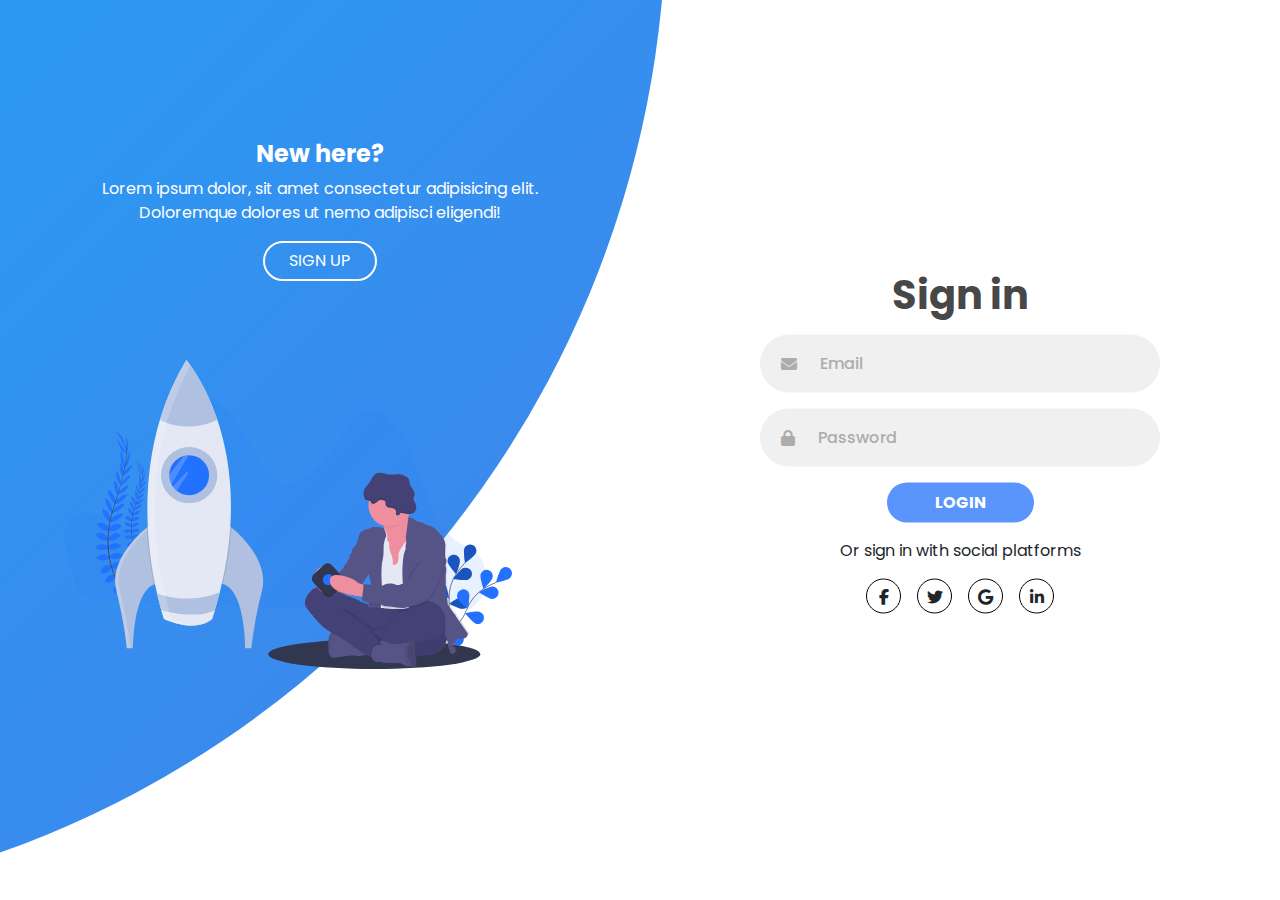
<file: index.html>
<!DOCTYPE html>
<html lang="en">
<head>
    <meta charset="UTF-8">
    <meta name="viewport" content="width=device-width, initial-scale=1.0">
    
    <link rel="preconnect" href="https://fonts.googleapis.com">
    <link rel="preconnect" href="https://fonts.gstatic.com" crossorigin>
    <link href="https://fonts.googleapis.com/css2?family=Poppins:ital,wght@0,100;0,200;0,300;0,400;0,500;0,600;0,700;0,800;0,900;1,100;1,200;1,300;1,400;1,500;1,600;1,700;1,800;1,900&display=swap" rel="stylesheet">
    
    <link rel="stylesheet" href="css/all.min.css">
    <link rel="stylesheet" href="css/bootstrap.min.css">
    <link rel="stylesheet" href="css/style.css">
    <link rel="stylesheet" href="css/media.css">
    <title>sign in</title>
</head>
<body class="overflow-hidden sign-in-mode vw-100 vh-100">
    <div class="position-absolute vw-100 vh-100 overflow-hidden">
        <img src="images/log.svg" class="sign-in-img position-absolute">
        <img src="images/register.svg" class="sign-up-img position-absolute">
        <div class="circle position-absolute"></div>
    </div>

    <section class="position-relative vh-100 vw-100 overflow-hidden">
        <div class="sign-up-caption text-center text-white position-absolute">
            <h2 class="fw-bold fs-4">One of us?</h2>
            <p class="mx-auto">Lorem ipsum dolor, sit amet consectetur adipisicing elit. Doloremque dolores ut nemo adipisci eligendi!</p>
            <button class="btn btn-outline-primary rounded-pill text-white border-white border-2 px-4 text-uppercase toggle-btn fw-semibold"> Sign in</button>
        </div>
        <div class="sign-in-caption text-center text-white position-absolute">
            <h2 class="fw-bold fs-4">New here?</h2>
            <p class="mx-auto">Lorem ipsum dolor, sit amet consectetur adipisicing elit. Doloremque dolores ut nemo adipisci eligendi!</p>
            <button class="btn btn-outline-primary rounded-pill text-white border-white border-2 px-4 text-uppercase toggle-btn"> Sign up</button>
            
        </div>
        
        <div class="overflow-hidden forms position-absolute">
            <div>
                <form class="sign-in z-3 text-center">
                    <h2 class="fw-bolder mb-3">Sign in</h2>
                    <div class="inputs">
                        <div class="input-group mb-3 rounded-pill">
                            <span class="input-group-text ms-3 ms-md-1 border-0 bg-transparent" id="inputGroup-sizing-default"><i class="fa-solid fa-envelope" style="color: #acacac;"></i></span>
                            <input type="email" id="email" name="email" placeholder="Email" class="form-control border-0 bg-transparent" aria-label="Sizing example input" aria-describedby="inputGroup-sizing-default">
                        </div>
                        <div class="input-group mb-3 rounded-pill">
                            <span class="input-group-text ms-3 ms-md-1 border-0 bg-transparent" id="inputGroup-sizing-default"><i class="fa-solid fa-lock" style="color: #acacac;"></i></span>
                            <input type="password" id="password" name="password" placeholder="Password" class="form-control border-0 bg-transparent" aria-label="Sizing example input" aria-describedby="inputGroup-sizing-default">
                        </div>
                        <div class="sign-in-alert d-none alert mb-3 p-2 alert-danger d-flex justify-content-start align-items-center" role="alert">
                            <p class="m-0">wrong email or password!</p>
                        </div>
                    </div>  
                    <button class="btn btn-primary rounded-pill px-5 py-2 fw-bold" id="login-btn">LOGIN</button>
                    <span class="d-block my-3">Or sign in with social platforms</span>
                    <ul class="social-media-icons list-unstyled d-flex align-items-center justify-content-center column-gap-3">
                        <li><i class="fa-brands fa-facebook-f"></i></li>
                        <li><i class="fa-brands fa-twitter"></i></li>
                        <li><i class="fa-brands fa-google"></i></li>
                        <li><i class="fa-brands fa-linkedin-in"></i></li>
                    </ul>
                </form>
                <form class="sign-up text-center">
                    <h2 class="fw-bolder mb-3">Sign up</h2>
                    <div class="input-group mb-3 rounded-pill">
                        <span class="input-group-text ms-3 ms-md-1 border-0 bg-transparent" id="inputGroup-sizing-default"><i class="fa-solid fa-user" style="color: #acacac;"></i></span>
                        <input type="text" id="sign-up-name" name="sign-up-name" placeholder="Username" class="form-control border-0 bg-transparent" aria-label="Sizing example input" aria-describedby="inputGroup-sizing-default">
                    </div>
                    <div class="name-alert d-none alert mb-3 p-2 alert-danger d-flex justify-content-start align-items-center" role="alert">
                        <p class="m-0">Username required!</p>
                    </div>
                    <div class="input-group mb-3 rounded-pill">
                        <span class="input-group-text ms-3 ms-md-1 border-0 bg-transparent" id="inputGroup-sizing-default"><i class="fa-solid fa-envelope" style="color: #acacac;"></i></span>
                        <input type="email" id="sign-up-email" name="sign-up-email" placeholder="Email" class="form-control border-0 bg-transparent" aria-label="Sizing example input" aria-describedby="inputGroup-sizing-default">
                    </div>
                    <div class="email-alert d-none alert mb-3 p-2 alert-danger d-flex justify-content-start align-items-center" role="alert">
                        <p class="m-0"></p>
                    </div>
                    <div class="input-group mb-3 rounded-pill">
                        <span class="input-group-text ms-3 ms-md-1 border-0 bg-transparent" id="inputGroup-sizing-default"><i class="fa-solid fa-lock" style="color: #acacac;"></i></span>
                        <input type="password" id="sign-up-password" name="sign-up-password" placeholder="Password" class="form-control border-0 bg-transparent" aria-label="Sizing example input" aria-describedby="inputGroup-sizing-default">
                    </div>
                    <div class="password-alert d-none alert mb-3 p-2 alert-danger d-flex justify-content-start align-items-center" role="alert">
                        <p class="m-0"></p>
                    </div>
                    <button class="btn btn-primary rounded-pill px-5 py-2 fw-bold" id="sign-up-btn">SIGN UP</button>
                    <span class="d-block my-3">Or sign in with social platforms</span>
                    <ul class="social-media-icons list-unstyled d-flex align-items-center justify-content-center column-gap-3">
                        <li><i class="fa-brands fa-facebook-f"></i></li>
                        <li><i class="fa-brands fa-twitter"></i></li>
                        <li><i class="fa-brands fa-google"></i></li>
                        <li><i class="fa-brands fa-linkedin-in"></i></li>
                    </ul>
                </form>
            </div>
        </div>
    </section>
    
    <script src="js/bootstrap.bundle.min.js"></script>
    <script src="js/main.js"></script>
</body>
</html>
</file>
<file: css/style.css>
:root{
    --main-color: #5995fd;
    font-size: 12px;
}

body{
    font-family: "Poppins", sans-serif;
}

.sign-up-mode{
    --circle-top: 100%;
    --circle-right: 50%;
    --circle-translate-x: 50%;
    --circle-translate-y: -12%;
    --form-left: 50%;
    --form-top: 50%;
    --sign-in-top : -200%;
    --sign-up-top : 50%;
    --sign-up-caption-left: 50%;
    --sign-in-caption-left: 50%;
    --sign-up-caption-top: 70%;
    --sign-up-caption-bottom: unset;
    --sign-in-caption-top: -30vh;
    --sign-in-img-left: 5%;
    --sign-up-img-left: 58%;
    --sign-in-img-top: -50%;
    --sign-up-img-top: 70%;
    --forms-left: 0px;
    --captions-left: 0px;
    --forms-top: 0px;
}

.sign-in-mode{
    --circle-top: 0%;
    --circle-right: 50%;
    --circle-translate-x: 50%;
    --circle-translate-y: -88%;
    --form-left: 50%;
    --form-top: 30%;
    --sign-up-top : -200%;
    --sign-in-top : 25vh;
    --sign-up-caption-left: 50%;
    --sign-in-caption-left: 50%;
    --sign-up-caption-top: 100vh;
    --sign-up-caption-bottom: unset;
    --sign-in-caption-top: 0%;
    --sign-in-img-left: 5%;
    --sign-up-img-left: 58%;
    --sign-in-img-top: 8%;
    --sign-up-img-top: 110%;
    --forms-left: 0px;
    --captions-left: 50%;
    --forms-top: 40vh;
}


.sign-in{
    top: var(--sign-in-top);
}

.sign-up{
    top: var(--sign-up-top);
    
}

.forms{
    width: 100%;
    height: 70vh;
    left: var(--forms-left);
    top: var(--forms-top);
    transition: 1.3s .8s;
}

.input-group,
.alert{
    width: 80%;
    margin: auto;
}

input{
    padding-block: 12px !important;
}

section{
    width: 100%;
}

.captions{
    left: var(--captions-left);
}

.sign-in-caption p,
.sign-up-caption p{
    width: 40%;
}

form{
    width: 100vh;
    max-width: 400px;
    position: absolute;
    left: var(--form-left);
    transform: translate(-50%, -50%);
    transition: left 1.3s .8s, top 0s .8s;
}

.sign-up-caption{
    left: var(--sign-up-caption-left);
    top: var(--sign-up-caption-top);
    bottom: var(--sign-up-caption-bottom);
    transform: translateX(-50%);
    transition: all 0.7s 0.4s ease-in-out;
    min-width: 750px;
    width: 50%;
    margin-top: 50px;
    z-index: 10;
}

.sign-in-caption{
    left: var(--sign-in-caption-left);
    top: var(--sign-in-caption-top);
    transform: translateX(-50%);
    min-width: 750px;
    transition: all 0.7s 0.4s ease-in-out;
    z-index: 10;
    width: 50%;
    margin-top: 50px;
}

.sign-in-img{
    z-index: 11;
    top: var(--sign-in-img-top);
    left: var(--sign-in-img-left);
    transition: all 1.1s 0.4s ease-in-out;
    width: 35%;
    display: none;
}

.sign-up-img{
    z-index: 11;
    top: var(--sign-up-img-top);
    left: var(--sign-up-img-left);
    transition: all 1.1s 0.4s ease-in-out;
    width: 35%;
    display: none;
}

.circle{
    width: 2000px;
    min-height: 2000px;
    border-radius: 50%;
    background-image: linear-gradient(-45deg, #4481eb 0%, #04befe 100%);
    z-index: 9;
    top: var(--circle-top);
    right: var(--circle-right);
    transform: translate(var(--circle-translate-x), var(--circle-translate-y));
    transition: 1.2s ease-in-out;
}

form h2{
    color: #000000bc;
    font-size: 2.5rem;
}

.form-control:focus{
    box-shadow: none !important;
}

.input-group{
    background-color: #F0F0F0;
}

.btn-primary {
    border: none !important;
    --bs-btn-bg: var(--main-color);
    --bs-btn-hover-bg: #4d84e2;
}

.btn-primary:hover{
    border: none !important;
}

form button{
    font-size: .8rem;
}

form ul li{
    border: 1px solid #000;
    border-radius: 50%;
    width: 35px;
    height: 35px;
    display: flex;
    justify-content: center;
    align-items: center;
    cursor: pointer;
}

form ul li:hover{
    color: var(--main-color);
    border-color: var(--main-color);
}

input::placeholder{
    color: #acacac !important;
    font-weight: 500;

}

.btn-outline-primary {
    --bs-btn-bg: transparent;
    --bs-btn-hover-bg: transparent;
}
</file>
<file: css/media.css>
/* sm */
@media (min-width: 576px) {

    
}

/* md */
@media (min-width: 768px) {
    .sign-up-mode{
        --sign-up-caption-left: 30%;
        --sign-in-caption-left: 65%;
        --sign-up-caption-top: unset;
        --sign-up-caption-bottom: 50px;
        --circle-translate-x: 40%;
        --circle-translate-y: -13%;
    }
    
    .sign-in-mode{
        --form-top: 50%;
        --sign-in-top : 50%;
        --sign-up-caption-left: 30%;
        --sign-in-caption-left: 65%;
        --sign-in-caption-top: 0%;
        --circle-translate-x: 60%;
        --circle-translate-y: -88%;
        --sign-up-caption-top: unset;
        --sign-up-caption-bottom: -300px;
    }


    .forms{
        width: 100%;
        height: 60vh;
    }
    


    .sign-in-caption p,
    .sign-up-caption p{
        width: 60%;
    }

    .sign-in-caption,
    .sign-up-caption{
        width: 50%;
        margin-top: 50px;
        transform: translateX(-50%);
        transition: all 0.7s 0.6s ease-in-out;
    }

    .circle{
        transition: 1.5s ease-in-out;
    }

    :root{
        font-size: 16px;
    }

    .sign-in-img,
    .sign-up-img{
        display: block;
    }

    .forms{
        transition: 1.3s .8s;
    }

    form{
        transition: left 1.3s .8s, top 0s 1s;
    }

    :root{
        font-size: 16px;
    }

    .input-group,
    .alert{
        width: 100%;
    }
}

/* lg */
@media (min-width: 992px) {
    .sign-up-mode{
        --circle-top: -10%;
        --circle-right: 52%;
        --sign-up-caption-left: 75%;
        --sign-in-caption-left: -55%;
        --sign-up-caption-top: 10%;
        --sign-in-caption-top: 10%;
        --sign-in-img-left: -50%;
        --sign-in-img-top: 40%;
        --sign-up-img-top: 35%;
        --captions-left: 50%;
        --circle-translate-x: 100%;
        --circle-translate-y: -50%;
        }
        
        .sign-in-mode{
        --circle-translate-x: 0%;
        --circle-translate-y: -50%;
        --circle-top: -10%;
        --circle-right: 48%;
        --sign-up-caption-left: 200%;
        --sign-in-caption-left: 25%;
        --sign-up-caption-top: 10%;
        --sign-in-caption-top: 10%;
        --sign-up-img-left: 230%;
        --sign-in-img-top: 40%;
        --sign-up-img-top: 35%;
        --forms-left: 50%;
        --captions-left:0px;
        --forms-top: 0px;
    }

    
    .forms{
        width: 50%;
        height: 100vh;
    }

    .sign-in-caption p,
    .sign-up-caption p{
        width: 60%;
    }

    .sign-in-caption,
    .sign-up-caption{
        width: 50%;
        margin-top: 50px;
        transform: translateX(-50%);
        transition: all 0.9s 0.6s ease-in-out;
    }

    :root{
        font-size: 16px;
    }

    .circle{
        transition: 1.8s ease-in-out;
    }

    .input-group{
        padding: 5px;
    }
}

/* xl */
@media (min-width: 1200px) {

}

/* xxl */
@media (min-width: 1400px) {

}
</file>
